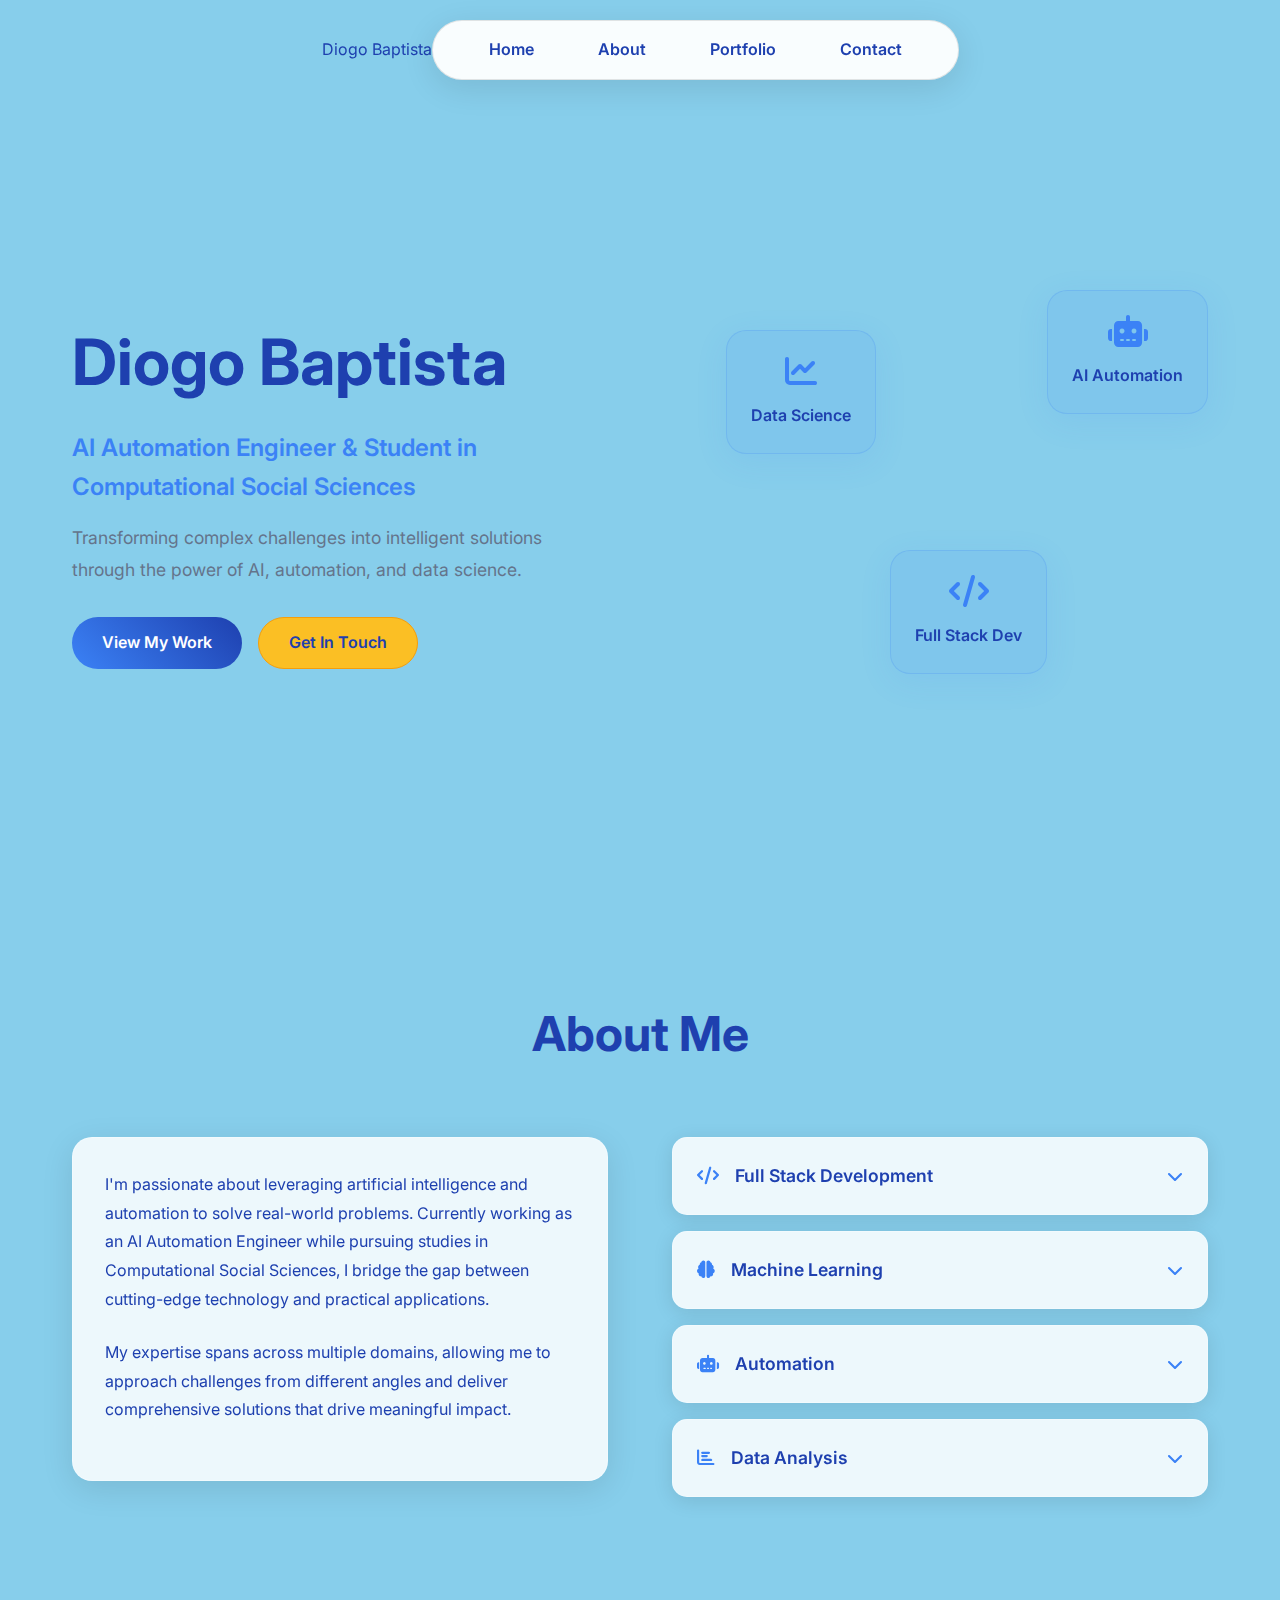
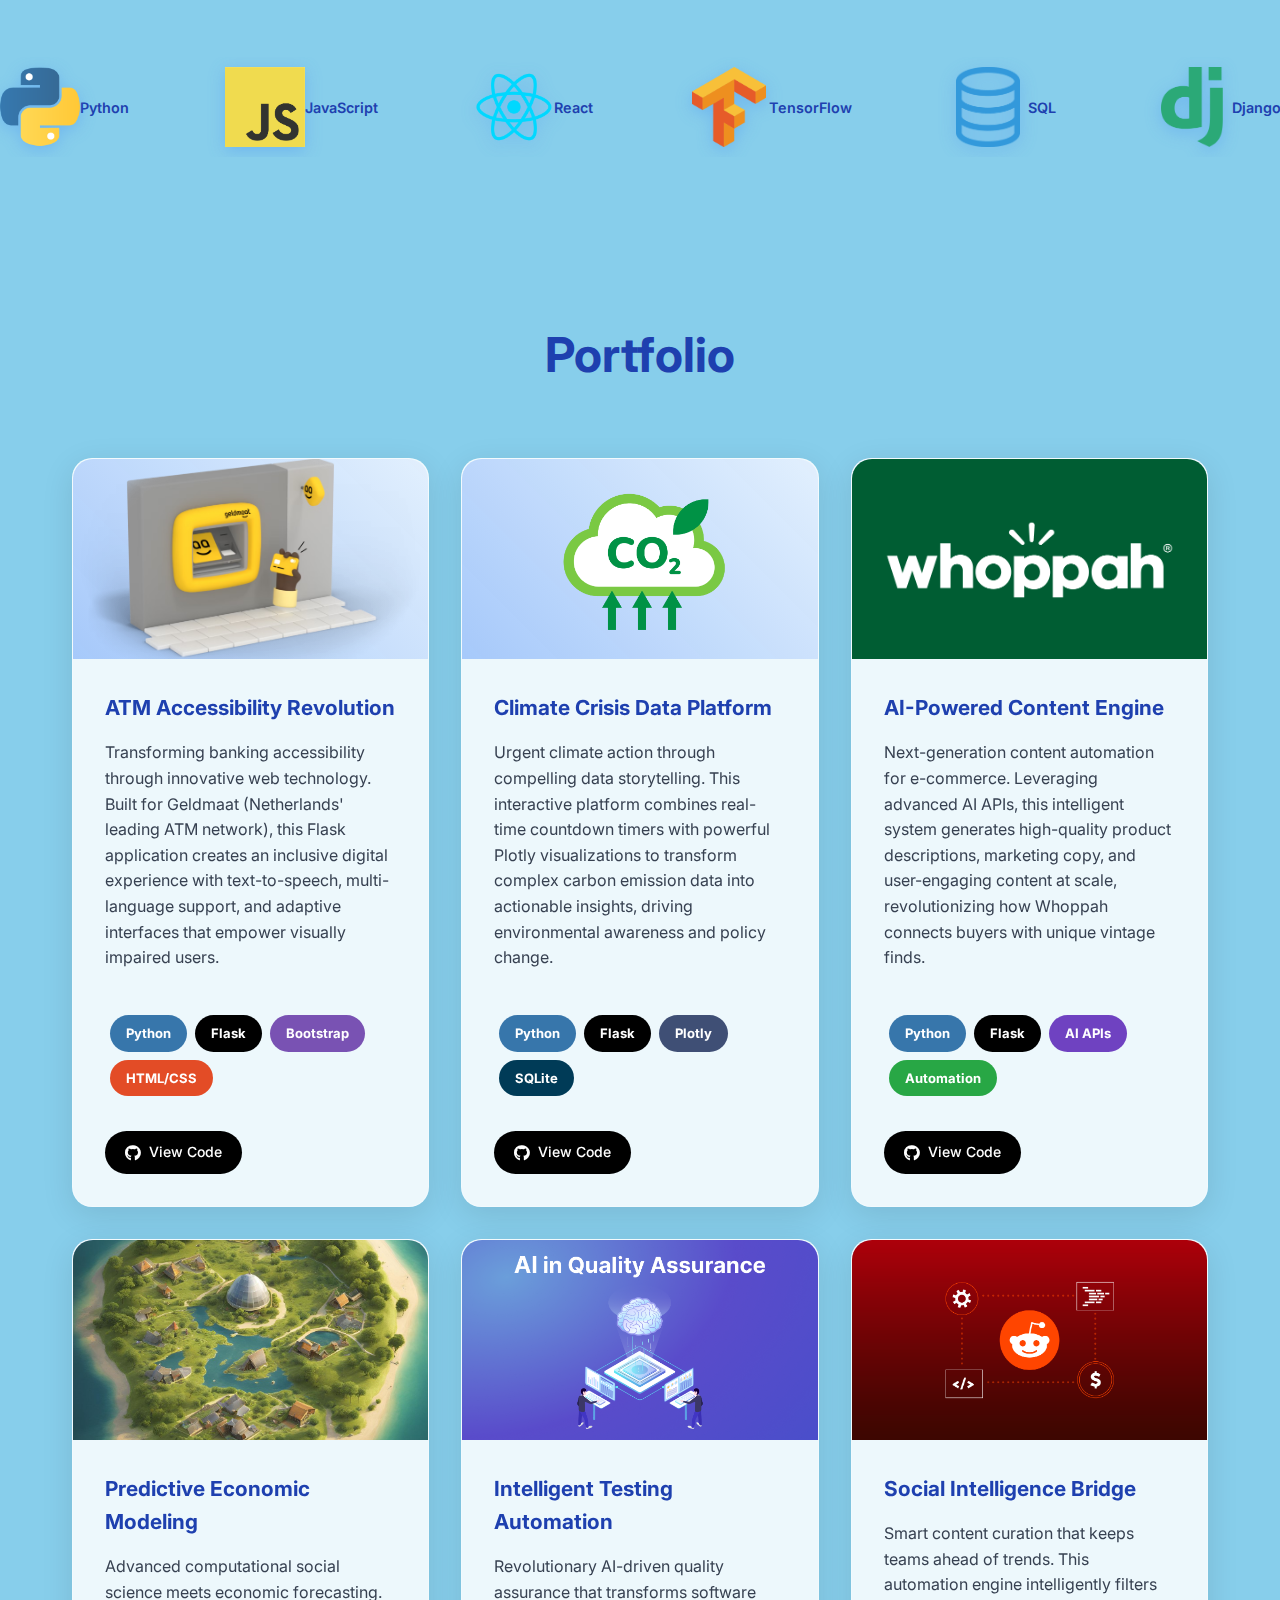
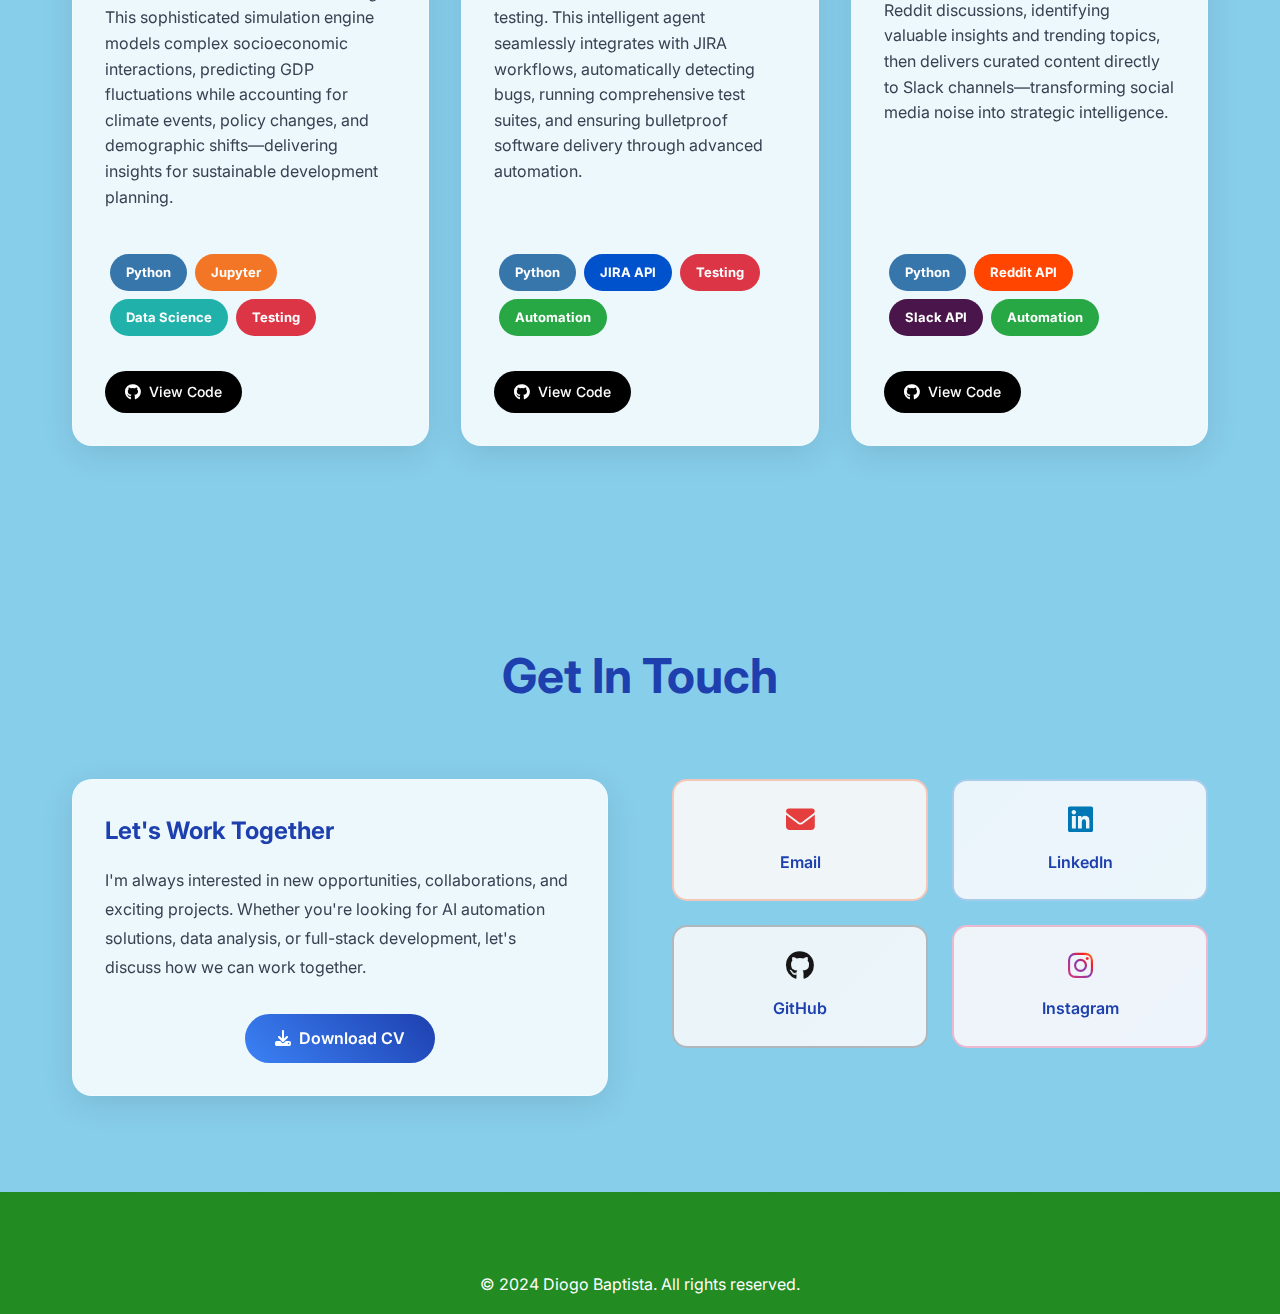
<file: index.html>
<!DOCTYPE html>
<html lang="en">
<head>
    <meta charset="UTF-8">
    <meta name="viewport" content="width=device-width, initial-scale=1.0">
    <title>Diogo Baptista - AI Automation Engineer</title>
    <link rel="stylesheet" href="styles.css">
    <link href="https://fonts.googleapis.com/css2?family=Inter:wght@300;400;500;600;700&display=swap" rel="stylesheet">
    <link rel="stylesheet" href="https://cdnjs.cloudflare.com/ajax/libs/font-awesome/6.4.0/css/all.min.css">
</head>
<body>
    <!-- Background Elements -->
    <div class="bg-orbs">
        <div class="orb orb-1"></div>
        <div class="orb orb-2"></div>
        <div class="orb orb-3"></div>
    </div>

    <!-- Navigation -->
    <nav class="nav">
        <div class="nav-container">
            <div class="nav-logo">
                <span>Diogo Baptista</span>
            </div>
            <ul class="nav-menu">
                <li><a href="#home" class="nav-link">Home</a></li>
                <li><a href="#about" class="nav-link">About</a></li>
                <li><a href="#portfolio" class="nav-link">Portfolio</a></li>
                <li><a href="#contact" class="nav-link">Contact</a></li>
            </ul>
            <div class="nav-toggle">
                <span></span>
                <span></span>
                <span></span>
            </div>
        </div>
    </nav>

    <!-- Hero Section -->
    <section id="home" class="hero">
        <div class="hero-container">
            <div class="hero-content">
                <div class="hero-text">
                    <h1 class="hero-name">Diogo Baptista</h1>
                    <p class="hero-title">AI Automation Engineer & Student in Computational Social Sciences</p>
                    <p class="hero-description">
                        Transforming complex challenges into intelligent solutions through the power of AI, automation, and data science.
                    </p>
                    <div class="hero-buttons">
                        <a href="#portfolio" class="btn btn-primary">View My Work</a>
                        <a href="#contact" class="btn btn-secondary">Get In Touch</a>
                    </div>
                </div>
                <div class="hero-cards">
                    <div class="floating-card card-1">
                        <i class="fas fa-robot"></i>
                        <span>AI Automation</span>
                    </div>
                    <div class="floating-card card-2">
                        <i class="fas fa-chart-line"></i>
                        <span>Data Science</span>
                    </div>
                    <div class="floating-card card-3">
                        <i class="fas fa-code"></i>
                        <span>Full Stack Dev</span>
                    </div>
                </div>
            </div>
        </div>
    </section>

    <!-- About Section -->
    <section id="about" class="about">
        <div class="container">
            <h2 class="section-title">About Me</h2>
            <div class="about-content">
                <div class="about-text">
                    <div class="glass-card">
                        <p>
                            I'm passionate about leveraging artificial intelligence and automation to solve real-world problems. 
                            Currently working as an AI Automation Engineer while pursuing studies in Computational Social Sciences, 
                            I bridge the gap between cutting-edge technology and practical applications.
                        </p>
                        <p>
                            My expertise spans across multiple domains, allowing me to approach challenges from different angles 
                            and deliver comprehensive solutions that drive meaningful impact.
                        </p>
                    </div>
                </div>
                <div class="skills-accordion">
                    <div class="accordion-item">
                        <div class="accordion-header">
                            <h3><i class="fas fa-code"></i> Full Stack Development</h3>
                            <i class="fas fa-chevron-down"></i>
                        </div>
                        <div class="accordion-content">
                            <p>Building end-to-end web applications with modern frameworks and technologies. From responsive frontends to scalable backend systems.</p>
                        </div>
                    </div>
                    <div class="accordion-item">
                        <div class="accordion-header">
                            <h3><i class="fas fa-brain"></i> Machine Learning</h3>
                            <i class="fas fa-chevron-down"></i>
                        </div>
                        <div class="accordion-content">
                            <p>Developing intelligent systems using advanced ML algorithms, neural networks, and deep learning frameworks to extract insights from data.</p>
                        </div>
                    </div>
                    <div class="accordion-item">
                        <div class="accordion-header">
                            <h3><i class="fas fa-robot"></i> Automation</h3>
                            <i class="fas fa-chevron-down"></i>
                        </div>
                        <div class="accordion-content">
                            <p>Creating intelligent automation solutions that streamline workflows and eliminate repetitive tasks using AI APIs and custom tools.</p>
                        </div>
                    </div>
                    <div class="accordion-item">
                        <div class="accordion-header">
                            <h3><i class="fas fa-chart-bar"></i> Data Analysis</h3>
                            <i class="fas fa-chevron-down"></i>
                        </div>
                        <div class="accordion-content">
                            <p>Transforming raw data into actionable insights through statistical analysis, visualization, and computational social science methods.</p>
                        </div>
                    </div>
                </div>
            </div>
        </div>
    </section>

    <!-- Skills Marquee -->
    <section class="skills-marquee">
        <div class="marquee">
            <div class="marquee-content">
                <div class="skill-item">
                    <img src="images/python.png" alt="Python">
                    <span>Python</span>
                </div>
                <div class="skill-item">
                    <img src="images/JavaScript.png" alt="JavaScript">
                    <span>JavaScript</span>
                </div>
                <div class="skill-item">
                    <img src="images/React.png" alt="React">
                    <span>React</span>
                </div>
                <div class="skill-item">
                    <img src="images/Tensorflow.png" alt="TensorFlow">
                    <span>TensorFlow</span>
                </div>
                <div class="skill-item">
                    <img src="images/sql.png" alt="SQL">
                    <span>SQL</span>
                </div>
                <div class="skill-item">
                    <img src="images/django.png" alt="Django">
                    <span>Django</span>
                </div>
                <div class="skill-item">
                    <img src="images/pytorch.png" alt="PyTorch">
                    <span>PyTorch</span>
                </div>
                <div class="skill-item">
                    <img src="images/pandas.png" alt="Pandas">
                    <span>Pandas</span>
                </div>
                <div class="skill-item">
                    <img src="images/Bootstrap.png" alt="Bootstrap">
                    <span>Bootstrap</span>
                </div>
                <div class="skill-item">
                    <img src="images/Tailwind.png" alt="Tailwind">
                    <span>Tailwind</span>
                </div>
                <div class="skill-item">
                    <img src="images/openai.png" alt="OpenAI API">
                    <span>OpenAI API</span>
                </div>
                <div class="skill-item">
                    <img src="images/reddit-api.png" alt="Reddit API">
                    <span>Reddit API</span>
                </div>
            </div>
        </div>
    </section>

    <!-- Portfolio Section -->
    <section id="portfolio" class="portfolio">
        <div class="container">
            <h2 class="section-title">Portfolio</h2>
            <div class="portfolio-grid">
                <div class="project-card">
                    <div class="project-image">
                        <img src="images/geldmaat.png" alt="Geldmaat ATM Accessibility Simulator" style="width: 100%; height: 100%; object-fit: cover;">
                    </div>
                    <div class="project-content">
                        <h3>ATM Accessibility Revolution</h3>
                        <p>Transforming banking accessibility through innovative web technology. Built for Geldmaat (Netherlands' leading ATM network), this Flask application creates an inclusive digital experience with text-to-speech, multi-language support, and adaptive interfaces that empower visually impaired users.</p>
                        <div style="display: flex; flex-wrap: wrap; gap: 8px; margin: 15px 0; padding: 5px;">
                            <span style="display: inline-block; background-color: #3776ab; color: #ffffff; padding: 8px 16px; border-radius: 20px; font-size: 13px; font-weight: bold; font-family: Inter, sans-serif;">Python</span>
                            <span style="display: inline-block; background-color: #000000; color: #ffffff; padding: 8px 16px; border-radius: 20px; font-size: 13px; font-weight: bold; font-family: Inter, sans-serif;">Flask</span>
                            <span style="display: inline-block; background-color: #7952b3; color: #ffffff; padding: 8px 16px; border-radius: 20px; font-size: 13px; font-weight: bold; font-family: Inter, sans-serif;">Bootstrap</span>
                            <span style="display: inline-block; background-color: #e34c26; color: #ffffff; padding: 8px 16px; border-radius: 20px; font-size: 13px; font-weight: bold; font-family: Inter, sans-serif;">HTML/CSS</span>
                        </div>
                        <div style="display: flex; gap: 1rem; margin-top: 15px;">
                            <a href="https://github.com/Diogo1912/geldmaat_accesibility" target="_blank" style="display: inline-flex; align-items: center; gap: 8px; background-color: #000000; color: #ffffff; text-decoration: none; padding: 10px 20px; border-radius: 25px; font-size: 14px; font-weight: 500; font-family: Inter, sans-serif; transition: all 0.3s ease;" onmouseover="this.style.backgroundColor='#333333'; this.style.transform='translateY(-2px)';" onmouseout="this.style.backgroundColor='#000000'; this.style.transform='translateY(0px)';">
                                <i class="fab fa-github" style="font-size: 16px;"></i>
                                View Code
                            </a>
                        </div>
                    </div>
                </div>
                
                <div class="project-card">
                    <div class="project-image">
                        <img src="images/carbon.png" alt="Carbon Countdown" style="width: 100%; height: 100%; object-fit: cover;">
                    </div>
                    <div class="project-content">
                        <h3>Climate Crisis Data Platform</h3>
                        <p>Urgent climate action through compelling data storytelling. This interactive platform combines real-time countdown timers with powerful Plotly visualizations to transform complex carbon emission data into actionable insights, driving environmental awareness and policy change.</p>
                        <div style="display: flex; flex-wrap: wrap; gap: 8px; margin: 15px 0; padding: 5px;">
                            <span style="display: inline-block; background-color: #3776ab; color: #ffffff; padding: 8px 16px; border-radius: 20px; font-size: 13px; font-weight: bold; font-family: Inter, sans-serif;">Python</span>
                            <span style="display: inline-block; background-color: #000000; color: #ffffff; padding: 8px 16px; border-radius: 20px; font-size: 13px; font-weight: bold; font-family: Inter, sans-serif;">Flask</span>
                            <span style="display: inline-block; background-color: #3f4f75; color: #ffffff; padding: 8px 16px; border-radius: 20px; font-size: 13px; font-weight: bold; font-family: Inter, sans-serif;">Plotly</span>
                            <span style="display: inline-block; background-color: #003b57; color: #ffffff; padding: 8px 16px; border-radius: 20px; font-size: 13px; font-weight: bold; font-family: Inter, sans-serif;">SQLite</span>
                        </div>
                        <div style="display: flex; gap: 1rem; margin-top: 15px;">
                            <a href="https://github.com/Diogo1912/carbon_countdown" target="_blank" style="display: inline-flex; align-items: center; gap: 8px; background-color: #000000; color: #ffffff; text-decoration: none; padding: 10px 20px; border-radius: 25px; font-size: 14px; font-weight: 500; font-family: Inter, sans-serif; transition: all 0.3s ease;" onmouseover="this.style.backgroundColor='#333333'; this.style.transform='translateY(-2px)';" onmouseout="this.style.backgroundColor='#000000'; this.style.transform='translateY(0px)';">
                                <i class="fab fa-github" style="font-size: 16px;"></i>
                                View Code
                            </a>
                        </div>
                    </div>
                </div>
                
                <div class="project-card">
                    <div class="project-image">
                        <img src="images/whoppah.png" alt="Whoppah AI Generator" style="width: 100%; height: 100%; object-fit: cover;">
                    </div>
                    <div class="project-content">
                        <h3>AI-Powered Content Engine</h3>
                        <p>Next-generation content automation for e-commerce. Leveraging advanced AI APIs, this intelligent system generates high-quality product descriptions, marketing copy, and user-engaging content at scale, revolutionizing how Whoppah connects buyers with unique vintage finds.</p>
                        <div style="display: flex; flex-wrap: wrap; gap: 8px; margin: 15px 0; padding: 5px;">
                            <span style="display: inline-block; background-color: #3776ab; color: #ffffff; padding: 8px 16px; border-radius: 20px; font-size: 13px; font-weight: bold; font-family: Inter, sans-serif;">Python</span>
                            <span style="display: inline-block; background-color: #000000; color: #ffffff; padding: 8px 16px; border-radius: 20px; font-size: 13px; font-weight: bold; font-family: Inter, sans-serif;">Flask</span>
                            <span style="display: inline-block; background-color: #6f42c1; color: #ffffff; padding: 8px 16px; border-radius: 20px; font-size: 13px; font-weight: bold; font-family: Inter, sans-serif;">AI APIs</span>
                            <span style="display: inline-block; background-color: #28a745; color: #ffffff; padding: 8px 16px; border-radius: 20px; font-size: 13px; font-weight: bold; font-family: Inter, sans-serif;">Automation</span>
                        </div>
                        <div style="display: flex; gap: 1rem; margin-top: 15px;">
                            <a href="https://github.com/Diogo1912/whoppah-ai-generator" target="_blank" style="display: inline-flex; align-items: center; gap: 8px; background-color: #000000; color: #ffffff; text-decoration: none; padding: 10px 20px; border-radius: 25px; font-size: 14px; font-weight: 500; font-family: Inter, sans-serif; transition: all 0.3s ease;" onmouseover="this.style.backgroundColor='#333333'; this.style.transform='translateY(-2px)';" onmouseout="this.style.backgroundColor='#000000'; this.style.transform='translateY(0px)';">
                                <i class="fab fa-github" style="font-size: 16px;"></i>
                                View Code
                            </a>
                        </div>
                    </div>
                </div>
                
                <div class="project-card">
                    <div class="project-image">
                        <img src="images/island.png" alt="ISLANDtm Economic Simulation" style="width: 100%; height: 100%; object-fit: cover;">
                    </div>
                    <div class="project-content">
                        <h3>Predictive Economic Modeling</h3>
                        <p>Advanced computational social science meets economic forecasting. This sophisticated simulation engine models complex socioeconomic interactions, predicting GDP fluctuations while accounting for climate events, policy changes, and demographic shifts—delivering insights for sustainable development planning.</p>
                        <div style="display: flex; flex-wrap: wrap; gap: 8px; margin: 15px 0; padding: 5px;">
                            <span style="display: inline-block; background-color: #3776ab; color: #ffffff; padding: 8px 16px; border-radius: 20px; font-size: 13px; font-weight: bold; font-family: Inter, sans-serif;">Python</span>
                            <span style="display: inline-block; background-color: #f37626; color: #ffffff; padding: 8px 16px; border-radius: 20px; font-size: 13px; font-weight: bold; font-family: Inter, sans-serif;">Jupyter</span>
                            <span style="display: inline-block; background-color: #20b2aa; color: #ffffff; padding: 8px 16px; border-radius: 20px; font-size: 13px; font-weight: bold; font-family: Inter, sans-serif;">Data Science</span>
                            <span style="display: inline-block; background-color: #dc3545; color: #ffffff; padding: 8px 16px; border-radius: 20px; font-size: 13px; font-weight: bold; font-family: Inter, sans-serif;">Testing</span>
                        </div>
                        <div style="display: flex; gap: 1rem; margin-top: 15px;">
                            <a href="https://github.com/merijnvervoorn/islandtm" target="_blank" style="display: inline-flex; align-items: center; gap: 8px; background-color: #000000; color: #ffffff; text-decoration: none; padding: 10px 20px; border-radius: 25px; font-size: 14px; font-weight: 500; font-family: Inter, sans-serif; transition: all 0.3s ease;" onmouseover="this.style.backgroundColor='#333333'; this.style.transform='translateY(-2px)';" onmouseout="this.style.backgroundColor='#000000'; this.style.transform='translateY(0px)';">
                                <i class="fab fa-github" style="font-size: 16px;"></i>
                                View Code
                            </a>
                        </div>
                    </div>
                </div>
                
                <div class="project-card">
                    <div class="project-image">
                        <img src="images/ai-qa.png" alt="QA Agent" style="width: 100%; height: 100%; object-fit: cover;">
                    </div>
                    <div class="project-content">
                        <h3>Intelligent Testing Automation</h3>
                        <p>Revolutionary AI-driven quality assurance that transforms software testing. This intelligent agent seamlessly integrates with JIRA workflows, automatically detecting bugs, running comprehensive test suites, and ensuring bulletproof software delivery through advanced automation.</p>
                        <div style="display: flex; flex-wrap: wrap; gap: 8px; margin: 15px 0; padding: 5px;">
                            <span style="display: inline-block; background-color: #3776ab; color: #ffffff; padding: 8px 16px; border-radius: 20px; font-size: 13px; font-weight: bold; font-family: Inter, sans-serif;">Python</span>
                            <span style="display: inline-block; background-color: #0052cc; color: #ffffff; padding: 8px 16px; border-radius: 20px; font-size: 13px; font-weight: bold; font-family: Inter, sans-serif;">JIRA API</span>
                            <span style="display: inline-block; background-color: #dc3545; color: #ffffff; padding: 8px 16px; border-radius: 20px; font-size: 13px; font-weight: bold; font-family: Inter, sans-serif;">Testing</span>
                            <span style="display: inline-block; background-color: #28a745; color: #ffffff; padding: 8px 16px; border-radius: 20px; font-size: 13px; font-weight: bold; font-family: Inter, sans-serif;">Automation</span>
                        </div>
                        <div style="display: flex; gap: 1rem; margin-top: 15px;">
                            <a href="https://github.com/Diogo1912/qa-agent" target="_blank" style="display: inline-flex; align-items: center; gap: 8px; background-color: #000000; color: #ffffff; text-decoration: none; padding: 10px 20px; border-radius: 25px; font-size: 14px; font-weight: 500; font-family: Inter, sans-serif; transition: all 0.3s ease;" onmouseover="this.style.backgroundColor='#333333'; this.style.transform='translateY(-2px)';" onmouseout="this.style.backgroundColor='#000000'; this.style.transform='translateY(0px)';">
                                <i class="fab fa-github" style="font-size: 16px;"></i>
                                View Code
                            </a>
                        </div>
                    </div>
                </div>
                
                <div class="project-card">
                    <div class="project-image">
                        <img src="images/reddit-api.png" alt="Reddit to Slack Integration" style="width: 100%; height: 100%; object-fit: cover;">
                    </div>
                    <div class="project-content">
                        <h3>Social Intelligence Bridge</h3>
                        <p>Smart content curation that keeps teams ahead of trends. This automation engine intelligently filters Reddit discussions, identifying valuable insights and trending topics, then delivers curated content directly to Slack channels—transforming social media noise into strategic intelligence.</p>
                        <div style="display: flex; flex-wrap: wrap; gap: 8px; margin: 15px 0; padding: 5px;">
                            <span style="display: inline-block; background-color: #3776ab; color: #ffffff; padding: 8px 16px; border-radius: 20px; font-size: 13px; font-weight: bold; font-family: Inter, sans-serif;">Python</span>
                            <span style="display: inline-block; background-color: #ff4500; color: #ffffff; padding: 8px 16px; border-radius: 20px; font-size: 13px; font-weight: bold; font-family: Inter, sans-serif;">Reddit API</span>
                            <span style="display: inline-block; background-color: #4a154b; color: #ffffff; padding: 8px 16px; border-radius: 20px; font-size: 13px; font-weight: bold; font-family: Inter, sans-serif;">Slack API</span>
                            <span style="display: inline-block; background-color: #28a745; color: #ffffff; padding: 8px 16px; border-radius: 20px; font-size: 13px; font-weight: bold; font-family: Inter, sans-serif;">Automation</span>
                        </div>
                        <div style="display: flex; gap: 1rem; margin-top: 15px;">
                            <a href="https://github.com/Diogo1912/reddit-to-slack" target="_blank" style="display: inline-flex; align-items: center; gap: 8px; background-color: #000000; color: #ffffff; text-decoration: none; padding: 10px 20px; border-radius: 25px; font-size: 14px; font-weight: 500; font-family: Inter, sans-serif; transition: all 0.3s ease;" onmouseover="this.style.backgroundColor='#333333'; this.style.transform='translateY(-2px)';" onmouseout="this.style.backgroundColor='#000000'; this.style.transform='translateY(0px)';">
                                <i class="fab fa-github" style="font-size: 16px;"></i>
                                View Code
                            </a>
                        </div>
                    </div>
                </div>
            </div>
        </div>
    </section>

    <!-- Contact Section -->
    <section id="contact" class="contact">
        <div class="container">
            <h2 class="section-title">Get In Touch</h2>
            <div class="contact-content">
                <div class="contact-text">
                    <div class="glass-card">
                        <h3>Let's Work Together</h3>
                        <p>
                            I'm always interested in new opportunities, collaborations, and exciting projects. 
                            Whether you're looking for AI automation solutions, data analysis, or full-stack development, 
                            let's discuss how we can work together.
                        </p>
                        <div class="cv-download">
                            <a href="#" class="btn btn-primary" id="download-cv">
                                <i class="fas fa-download"></i>
                                Download CV
                            </a>
                        </div>
                    </div>
                </div>
                <div class="contact-links">
                    <a href="mailto:diogobap@icloud.com" class="contact-link">
                        <i class="fas fa-envelope"></i>
                        <span>Email</span>
                    </a>
                    <a href="https://linkedin.com/in/diogo-baptista-cs" class="contact-link" target="_blank">
                        <i class="fab fa-linkedin"></i>
                        <span>LinkedIn</span>
                    </a>
                    <a href="https://github.com/diogobaptista" class="contact-link" target="_blank">
                        <i class="fab fa-github"></i>
                        <span>GitHub</span>
                    </a>
                    <a href="https://instagram.com/diogobaptista.cs" class="contact-link" target="_blank">
                        <i class="fab fa-instagram"></i>
                        <span>Instagram</span>
                    </a>
                </div>
            </div>
        </div>
    </section>

    <!-- Footer -->
    <footer class="footer">
        <div class="container">
            <p>&copy; 2024 Diogo Baptista. All rights reserved.</p>
        </div>
    </footer>

    <script src="script.js"></script>
</body>
</html>
</file>
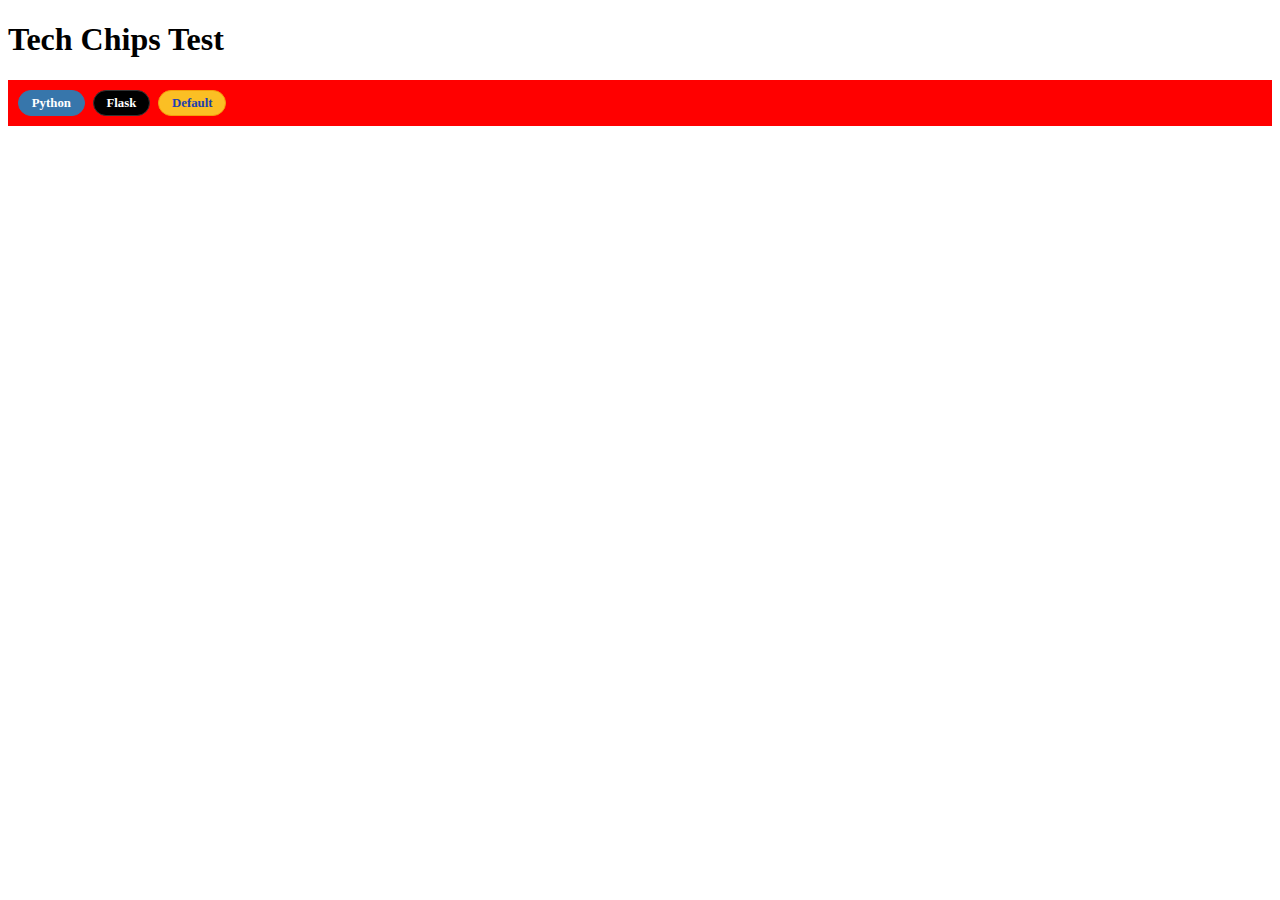
<file: test.html>
<!DOCTYPE html>
<html>
<head>
    <style>
        .project-tech {
            display: flex !important;
            flex-wrap: wrap;
            gap: 0.5rem;
            margin-bottom: 1.5rem;
            opacity: 1 !important;
            visibility: visible !important;
            background: red; /* Debug background */
            padding: 10px;
        }

        .tech-tag {
            display: inline-block;
            padding: 0.3rem 0.8rem;
            border-radius: 15px;
            font-size: 0.8rem;
            font-weight: 600;
            border: 1px solid;
            transition: all 0.3s ease;
            color: #1e40af;
            background: #fbbf24;
            border-color: #f59e0b;
        }

        .tech-tag.python {
            background: #3776ab;
            border-color: #3776ab;
            color: #ffffff;
        }

        .tech-tag.flask {
            background: #000000;
            border-color: #333333;
            color: #ffffff;
        }
    </style>
</head>
<body>
    <h1>Tech Chips Test</h1>
    <div class="project-tech">
        <span class="tech-tag python">Python</span>
        <span class="tech-tag flask">Flask</span>
        <span class="tech-tag">Default</span>
    </div>
</body>
</html>
</file>
<file: styles.css>
/* Reset and Base Styles */
* {
    margin: 0;
    padding: 0;
    box-sizing: border-box;
}

html {
    scroll-behavior: smooth;
}

body {
    font-family: 'Inter', sans-serif;
    line-height: 1.6;
    color: #1e40af;
    background: #87CEEB;
    min-height: 100vh;
    overflow-x: hidden;
}

/* Sun and Solar System in Hero */
.solar-system {
    position: absolute;
    right: 5%;
    top: 50%;
    transform: translateY(-50%);
    width: 500px;
    height: 500px;
}

.sun {
    position: absolute;
    width: 120px;
    height: 120px;
    background: radial-gradient(circle at 30% 30%, #FFFF80, #FFD700 40%, #FFA500 70%, #FF8C00);
    border-radius: 50%;
    top: 50%;
    left: 50%;
    transform: translate(-50%, -50%);
    box-shadow: 
        0 0 30px rgba(255, 215, 0, 0.8),
        0 0 60px rgba(255, 165, 0, 0.6),
        0 0 90px rgba(255, 140, 0, 0.4),
        inset -10px -10px 20px rgba(255, 140, 0, 0.3),
        inset 10px 10px 20px rgba(255, 255, 128, 0.3);
    z-index: 2;
    animation: sunPulse 4s ease-in-out infinite alternate;
    position: relative;
}

.sun::before {
    content: '';
    position: absolute;
    top: 15%;
    left: 20%;
    width: 20px;
    height: 20px;
    background: radial-gradient(circle, rgba(255, 255, 255, 0.8), transparent);
    border-radius: 50%;
    filter: blur(2px);
}

.sun::after {
    content: '';
    position: absolute;
    top: 25%;
    right: 30%;
    width: 12px;
    height: 12px;
    background: radial-gradient(circle, rgba(255, 255, 255, 0.6), transparent);
    border-radius: 50%;
    filter: blur(1px);
}

@keyframes sunPulse {
    0% { 
        transform: translate(-50%, -50%) scale(1);
        box-shadow: 
            0 0 30px rgba(255, 215, 0, 0.8),
            0 0 60px rgba(255, 165, 0, 0.6),
            0 0 90px rgba(255, 140, 0, 0.4),
            inset -10px -10px 20px rgba(255, 140, 0, 0.3),
            inset 10px 10px 20px rgba(255, 255, 128, 0.3);
    }
    100% { 
        transform: translate(-50%, -50%) scale(1.08);
        box-shadow: 
            0 0 40px rgba(255, 215, 0, 1),
            0 0 80px rgba(255, 165, 0, 0.8),
            0 0 120px rgba(255, 140, 0, 0.6),
            inset -12px -12px 25px rgba(255, 140, 0, 0.4),
            inset 12px 12px 25px rgba(255, 255, 128, 0.4);
    }
}

.orbit {
    position: absolute;
    border: 1px solid rgba(255, 255, 255, 0.2);
    border-radius: 50%;
    top: 50%;
    left: 50%;
    transform: translate(-50%, -50%);
}

.orbit-1 {
    width: 200px;
    height: 200px;
    animation: rotate 12s linear infinite;
}

.orbit-2 {
    width: 300px;
    height: 300px;
    animation: rotate 18s linear infinite reverse;
}

.orbit-3 {
    width: 400px;
    height: 400px;
    animation: rotate 24s linear infinite;
}

.skill-card {
    position: absolute;
    background: rgba(255, 255, 255, 0.98);
    border: 2px solid rgba(59, 130, 246, 0.3);
    border-radius: 20px;
    padding: 12px 16px;
    font-size: 13px;
    font-weight: 700;
    color: #1e40af;
    white-space: nowrap;
    box-shadow: 0 6px 20px rgba(0, 0, 0, 0.15);
    top: -25px;
    left: 50%;
    transform: translateX(-50%);
    transition: all 0.3s ease;
    backdrop-filter: blur(10px);
    text-align: center;
    min-width: 140px;
}

.skill-card:hover {
    background: rgba(255, 255, 255, 1);
    transform: translateX(-50%) scale(1.15);
    box-shadow: 0 8px 30px rgba(0, 0, 0, 0.2);
    border-color: rgba(59, 130, 246, 0.5);
}

.skill-card-1 {
    background: rgba(255, 255, 255, 0.98);
    border-color: #3b82f6;
    color: #1e40af;
}

.skill-card-1:hover {
    background: rgba(255, 255, 255, 1);
    color: #1e3a8a;
    border-color: #3b82f6;
}

.skill-card-2 {
    background: rgba(255, 255, 255, 0.98);
    border-color: #10b981;
    color: #065f46;
}

.skill-card-2:hover {
    background: rgba(255, 255, 255, 1);
    color: #064e3b;
    border-color: #10b981;
}

.skill-card-3 {
    background: rgba(255, 255, 255, 0.98);
    border-color: #f59e0b;
    color: #92400e;
}

.skill-card-3:hover {
    background: rgba(255, 255, 255, 1);
    color: #78350f;
    border-color: #f59e0b;
}

@keyframes rotate {
    from { transform: translate(-50%, -50%) rotate(0deg); }
    to { transform: translate(-50%, -50%) rotate(360deg); }
}

/* Floating Clouds */
.cloud {
    position: fixed;
    background: rgba(255, 255, 255, 0.7);
    border-radius: 50px;
    z-index: -1;
    opacity: 0.8;
}

.cloud:before,
.cloud:after {
    content: '';
    position: absolute;
    background: rgba(255, 255, 255, 0.7);
    border-radius: 50px;
}

.cloud-1 {
    width: 140px;
    height: 50px;
    top: 30%;
    left: 20%;
    animation: cloudDrift1 25s linear infinite;
}

.cloud-1:before {
    width: 70px;
    height: 70px;
    top: -35px;
    left: 15px;
}

.cloud-1:after {
    width: 80px;
    height: 50px;
    top: -20px;
    right: 15px;
}

.cloud-2 {
    width: 160px;
    height: 60px;
    top: 60%;
    right: 10%;
    animation: cloudDrift2 30s linear infinite;
}

.cloud-2:before {
    width: 80px;
    height: 80px;
    top: -40px;
    left: 20px;
}

.cloud-2:after {
    width: 90px;
    height: 60px;
    top: -25px;
    right: 20px;
}

@keyframes cloudDrift1 {
    0% { transform: translateX(-100px); }
    100% { transform: translateX(calc(100vw + 100px)); }
}

@keyframes cloudDrift2 {
    0% { transform: translateX(calc(100vw + 100px)); }
    100% { transform: translateX(-100px); }
}

/* Glass Effect Utility */
.glass-card {
    background: rgba(255, 255, 255, 0.85);
    backdrop-filter: blur(20px);
    border: 1px solid rgba(255, 255, 255, 0.3);
    border-radius: 20px;
    padding: 2rem;
    box-shadow: 0 8px 32px rgba(0, 0, 0, 0.1);
    transition: all 0.3s ease;
}

.glass-card:hover {
    background: rgba(255, 255, 255, 0.95);
    border: 1px solid rgba(255, 255, 255, 0.4);
    box-shadow: 0 12px 40px rgba(0, 0, 0, 0.15);
    transform: translateY(-2px);
}

/* Container */
.container {
    max-width: 1200px;
    margin: 0 auto;
    padding: 0 2rem;
}

/* Navigation */
.nav {
    position: fixed;
    top: 20px;
    width: 100%;
    z-index: 1000;
    background: transparent;
    transition: all 0.3s ease;
}

.nav-container {
    max-width: 1200px;
    margin: 0 auto;
    padding: 0;
    display: flex;
    justify-content: center;
    align-items: center;
    position: relative;
}


.nav-menu {
    display: flex;
    list-style: none;
    gap: 2rem;
    background: rgba(255, 255, 255, 0.95);
    backdrop-filter: blur(20px);
    border: 1px solid rgba(0, 0, 0, 0.1);
    border-radius: 50px;
    padding: 1rem 2.5rem;
    transition: all 0.3s ease;
    box-shadow: 0 8px 32px rgba(0, 0, 0, 0.1);
}

.nav-menu:hover {
    background: rgba(255, 255, 255, 1);
    border: 1px solid rgba(0, 0, 0, 0.15);
    box-shadow: 0 12px 40px rgba(0, 0, 0, 0.15);
}

.nav-link {
    color: #1e40af;
    text-decoration: none;
    font-weight: 600;
    transition: all 0.3s ease;
    position: relative;
    padding: 0.5rem 1rem;
    border-radius: 25px;
}

.nav-link:hover {
    color: #1e3a8a;
    background: rgba(59, 130, 246, 0.1);
}

.nav-link.active {
    color: #ffffff;
    background: #3b82f6;
}

.nav-toggle {
    display: none;
    flex-direction: column;
    cursor: pointer;
    position: absolute;
    right: 2rem;
}

.nav-toggle span {
    width: 25px;
    height: 3px;
    background: #ffffff;
    margin: 3px 0;
    transition: 0.3s;
}

/* Hero Section */
.hero {
    min-height: 100vh;
    display: flex;
    align-items: center;
    padding-top: 80px;
    position: relative;
    overflow: hidden;
    background: transparent;
}

.hero-container {
    max-width: 1200px;
    margin: 0 auto;
    padding: 0 2rem;
    position: relative;
    z-index: 1;
}

.hero-content {
    display: grid;
    grid-template-columns: 1fr 1fr;
    gap: 4rem;
    align-items: center;
}

.hero-name {
    font-size: 4rem;
    font-weight: 700;
    margin-bottom: 1rem;
    color: #1e40af;
}

.hero-title {
    font-size: 1.5rem;
    color: #3b82f6;
    margin-bottom: 1rem;
    font-weight: 600;
}

.hero-description {
    font-size: 1.1rem;
    color: #64748b;
    margin-bottom: 2rem;
    line-height: 1.8;
}

.hero-buttons {
    display: flex;
    gap: 1rem;
}

.btn {
    padding: 12px 30px;
    border: none;
    border-radius: 50px;
    font-weight: 600;
    text-decoration: none;
    cursor: pointer;
    transition: all 0.3s ease;
    display: inline-flex;
    align-items: center;
    gap: 0.5rem;
}

.btn-primary {
    background: linear-gradient(45deg, #3b82f6, #1e40af);
    color: #ffffff;
}

.btn-primary:hover {
    transform: translateY(-2px);
    box-shadow: 0 10px 30px rgba(59, 130, 246, 0.4);
}

.btn-secondary {
    background: #fbbf24;
    color: #1e40af;
    border: 1px solid #f59e0b;
    font-weight: 600;
}

.btn-secondary:hover {
    background: #f59e0b;
    transform: translateY(-2px);
    box-shadow: 0 10px 30px rgba(251, 191, 36, 0.4);
}

/* Floating Cards */
.hero-cards {
    position: relative;
    height: 400px;
}

.floating-card {
    position: absolute;
    background: rgba(59, 130, 246, 0.1);
    backdrop-filter: blur(20px);
    border: 1px solid rgba(59, 130, 246, 0.2);
    border-radius: 20px;
    padding: 1.5rem;
    display: flex;
    flex-direction: column;
    align-items: center;
    gap: 1rem;
    animation: floatCard 6s ease-in-out infinite;
    box-shadow: 0 8px 32px rgba(59, 130, 246, 0.1);
    transition: all 0.3s ease;
}

.floating-card:hover {
    background: rgba(59, 130, 246, 0.15);
    border: 1px solid rgba(59, 130, 246, 0.3);
    box-shadow: 0 12px 40px rgba(59, 130, 246, 0.2);
}

.floating-card i {
    font-size: 2rem;
    color: #3b82f6;
}

.floating-card span {
    font-weight: 600;
    color: #1e40af;
}

.card-1 {
    top: 0;
    right: 0;
    animation-delay: 0s;
}

.card-2 {
    top: 10%;
    left: 10%;
    animation-delay: 2s;
}

.card-3 {
    top: 65%;
    right: 30%;
    animation-delay: 4s;
}

@keyframes floatCard {
    0%, 100% {
        transform: translateY(0px);
    }
    50% {
        transform: translateY(-20px);
    }
}

/* About Section */
.about {
    padding: 6rem 0;
}

.section-title {
    font-size: 3rem;
    text-align: center;
    margin-bottom: 4rem;
    color: #1e40af;
    font-weight: 700;
}

.about-content {
    display: grid;
    grid-template-columns: 1fr 1fr;
    gap: 4rem;
    align-items: start;
}

.about-text p {
    margin-bottom: 1.5rem;
    color: #1e40af;
    line-height: 1.8;
}

/* Skills Accordion */
.skills-accordion {
    display: flex;
    flex-direction: column;
    gap: 1rem;
}

.accordion-item {
    background: rgba(255, 255, 255, 0.85);
    backdrop-filter: blur(20px);
    border: 1px solid rgba(255, 255, 255, 0.3);
    border-radius: 15px;
    overflow: hidden;
    transition: all 0.3s ease;
    box-shadow: 0 4px 20px rgba(0, 0, 0, 0.1);
}

.accordion-item:hover {
    background: rgba(255, 255, 255, 0.95);
    border: 1px solid rgba(255, 255, 255, 0.4);
    box-shadow: 0 8px 32px rgba(0, 0, 0, 0.15);
    transform: translateY(-2px);
}

.accordion-header {
    padding: 1.5rem;
    cursor: pointer;
    display: flex;
    justify-content: space-between;
    align-items: center;
    transition: all 0.3s ease;
}

.accordion-header:hover {
    background: rgba(0, 0, 0, 0.02);
}

.accordion-header h3 {
    display: flex;
    align-items: center;
    gap: 1rem;
    font-size: 1.1rem;
    color: #1e40af;
    font-weight: 600;
}

.accordion-header i {
    color: #3b82f6;
    transition: transform 0.3s ease;
}

.accordion-content {
    max-height: 0;
    overflow: hidden;
    transition: max-height 0.3s ease;
    padding: 0 1.5rem;
}

.accordion-content p {
    padding-bottom: 1.5rem;
    color: #374151;
    line-height: 1.6;
}

.accordion-item.active .accordion-content {
    max-height: 200px;
}

.accordion-item.active .accordion-header i {
    transform: rotate(180deg);
}

/* Skills Marquee */
.skills-marquee {
    padding: 4rem 0;
    overflow: hidden;
}

.marquee {
    width: 100%;
    overflow: hidden;
}

.marquee-content {
    display: flex;
    animation: marquee 40s linear infinite;
    gap: 6rem;
    align-items: center;
}

.skill-item {
    position: relative;
    display: flex;
    align-items: center;
    justify-content: center;
    min-width: 100px;
    height: 100px;
    flex-shrink: 0;
    transition: all 0.3s ease;
}

.skill-item img {
    width: 80px;
    height: 80px;
    object-fit: contain;
    transition: transform 0.3s ease;
    filter: drop-shadow(0 4px 8px rgba(59, 130, 246, 0.3));
}

.skill-item:hover img {
    transform: scale(1.1);
}

.skill-item span {
    font-size: 0.9rem;
    font-weight: 600;
    color: #1e40af;
    text-align: center;
}

.skill-item .openai-icon {
    font-size: 3rem;
    transition: transform 0.3s ease;
    filter: drop-shadow(0 4px 8px rgba(59, 130, 246, 0.3));
}

.skill-item:hover .openai-icon {
    transform: scale(1.1);
}


@keyframes marquee {
    0% {
        transform: translateX(0);
    }
    100% {
        transform: translateX(-100%);
    }
}

/* Portfolio Section */
.portfolio {
    padding: 6rem 0;
}

.portfolio-grid {
    display: grid;
    grid-template-columns: repeat(auto-fit, minmax(300px, 1fr));
    gap: 2rem;
}

.project-card {
    background: rgba(255, 255, 255, 0.85);
    backdrop-filter: blur(20px);
    border: 1px solid rgba(255, 255, 255, 0.3);
    border-radius: 20px;
    overflow: visible;
    transition: all 0.3s ease;
    box-shadow: 0 8px 32px rgba(0, 0, 0, 0.1);
    display: flex;
    flex-direction: column;
}

.project-card:hover {
    transform: translateY(-10px);
    background: rgba(255, 255, 255, 0.95);
    border: 1px solid rgba(255, 255, 255, 0.4);
    box-shadow: 0 20px 50px rgba(0, 0, 0, 0.15);
}

.project-image {
    height: 200px;
    background: linear-gradient(45deg, rgba(59, 130, 246, 0.4), rgba(219, 234, 254, 0.6));
    display: flex;
    align-items: center;
    justify-content: center;
    border-radius: 20px 20px 0 0;
    overflow: hidden;
    flex-shrink: 0;
}

.project-placeholder {
    font-size: 3rem;
    color: #1e40af;
}

.project-content {
    padding: 2rem;
    display: flex;
    flex-direction: column;
    height: 100%;
}

.project-content h3 {
    font-size: 1.3rem;
    margin-bottom: 1rem;
    color: #1e40af;
}

.project-content p {
    color: #374151;
    margin-bottom: 1.5rem;
    line-height: 1.6;
    flex-grow: 1;
}

.project-tech {
    display: flex;
    flex-wrap: wrap;
    gap: 0.5rem;
    margin-bottom: 1.5rem;
}

.tech-tag {
    display: inline-block;
    padding: 0.4rem 0.8rem;
    border-radius: 15px;
    font-size: 0.85rem;
    font-weight: 600;
    transition: all 0.3s ease;
    color: #ffffff;
}

/* Python - Blue */
.tech-tag.python {
    background: #3776ab;
    border-color: #3776ab;
    color: #ffffff;
}

/* Flask - Black */
.tech-tag.flask {
    background: #000000;
    border-color: #333333;
    color: #ffffff;
}

/* JavaScript - Yellow */
.tech-tag.javascript {
    background: #f7df1e;
    border-color: #f7df1e;
    color: #000000;
}

/* React - Cyan Blue */
.tech-tag.react {
    background: #61dafb;
    border-color: #61dafb;
    color: #000000;
}

/* TensorFlow - Orange */
.tech-tag.tensorflow {
    background: #ff6f00;
    border-color: #ff6f00;
    color: #ffffff;
}

/* PyTorch - Red/Orange */
.tech-tag.pytorch {
    background: #ee4c2c;
    border-color: #ee4c2c;
    color: #ffffff;
}

/* Plotly - Blue */
.tech-tag.plotly {
    background: #3f4f75;
    border-color: #3f4f75;
    color: #ffffff;
}

/* SQLite - Blue */
.tech-tag.sqlite {
    background: #003b57;
    border-color: #003b57;
    color: #ffffff;
}

/* Bootstrap - Purple */
.tech-tag.bootstrap {
    background: #7952b3;
    border-color: #7952b3;
    color: #ffffff;
}

/* Jupyter - Orange */
.tech-tag.jupyter {
    background: #f37626;
    border-color: #f37626;
    color: #ffffff;
}

/* Data Science - Teal */
.tech-tag.data-science {
    background: #20b2aa;
    border-color: #20b2aa;
    color: #ffffff;
}

/* HTML/CSS - Orange */
.tech-tag.html-css {
    background: #e34c26;
    border-color: #e34c26;
    color: #ffffff;
}

/* JIRA API - Blue */
.tech-tag.jira {
    background: #0052cc;
    border-color: #0052cc;
    color: #ffffff;
}

/* Reddit API - Orange/Red */
.tech-tag.reddit {
    background: #ff4500;
    border-color: #ff4500;
    color: #ffffff;
}

/* Slack API - Purple */
.tech-tag.slack {
    background: #4a154b;
    border-color: #4a154b;
    color: #ffffff;
}

/* Automation - Green */
.tech-tag.automation {
    background: #28a745;
    border-color: #28a745;
    color: #ffffff;
}

/* Testing - Red */
.tech-tag.testing {
    background: #dc3545;
    border-color: #dc3545;
    color: #ffffff;
}

/* AI APIs - Purple */
.tech-tag.ai-apis {
    background: #6f42c1;
    border-color: #6f42c1;
    color: #ffffff;
}

.tech-tag:hover {
    transform: translateY(-1px);
    box-shadow: 0 4px 12px rgba(0, 0, 0, 0.2);
}

.project-links {
    display: flex !important;
    gap: 1rem;
    margin-top: auto;
    opacity: 1 !important;
    visibility: visible !important;
}

.github-chip {
    background: #000000;
    color: #ffffff;
    text-decoration: none;
    display: inline-flex;
    align-items: center;
    gap: 0.5rem;
    font-weight: 500;
    padding: 0.5rem 1rem;
    border-radius: 25px;
    font-size: 0.9rem;
    transition: all 0.3s ease;
    border: 1px solid #333333;
}

.github-chip:hover {
    background: #333333;
    transform: translateY(-2px);
    box-shadow: 0 4px 12px rgba(0, 0, 0, 0.3);
}

.github-chip i {
    font-size: 1rem;
}

/* Contact Section */
.contact {
    padding: 6rem 0;
}

.contact-content {
    display: grid;
    grid-template-columns: 1fr 1fr;
    gap: 4rem;
    align-items: start;
}

.contact-text h3 {
    font-size: 1.5rem;
    margin-bottom: 1rem;
    color: #1e40af;
}

.contact-text p {
    color: #374151;
    line-height: 1.8;
    margin-bottom: 2rem;
}

.cv-download {
    text-align: center;
}

.contact-links {
    display: grid;
    grid-template-columns: 1fr 1fr;
    gap: 1.5rem;
}

.contact-link {
    background: rgba(255, 255, 255, 0.85);
    backdrop-filter: blur(20px);
    border: 1px solid rgba(255, 255, 255, 0.3);
    border-radius: 15px;
    padding: 1.5rem;
    text-decoration: none;
    color: #1e40af;
    display: flex;
    flex-direction: column;
    align-items: center;
    gap: 1rem;
    transition: all 0.3s ease;
}

.contact-link:hover {
    box-shadow: 0 12px 40px rgba(0, 0, 0, 0.2);
}

.contact-link i {
    font-size: 1.8rem;
    transition: all 0.3s ease;
}

/* Email - Orange/Red */
.contact-link:nth-child(1) {
    background: linear-gradient(135deg, rgba(255, 255, 255, 0.85), rgba(255, 255, 255, 0.85)), linear-gradient(135deg, rgba(255, 87, 34, 0.15), rgba(255, 152, 0, 0.15));
    border: 2px solid rgba(255, 87, 34, 0.3);
}

.contact-link:nth-child(1) i {
    color: #e53e3e;
    font-size: 1.8rem;
}

.contact-link:nth-child(1):hover {
    background: linear-gradient(135deg, rgba(255, 255, 255, 0.95), rgba(255, 255, 255, 0.95)), linear-gradient(135deg, rgba(255, 87, 34, 0.2), rgba(255, 152, 0, 0.2));
    border: 2px solid rgba(255, 87, 34, 0.5);
    transform: translateY(-8px);
}

/* LinkedIn - Blue */
.contact-link:nth-child(2) {
    background: linear-gradient(135deg, rgba(255, 255, 255, 0.85), rgba(255, 255, 255, 0.85)), linear-gradient(135deg, rgba(10, 102, 194, 0.15), rgba(72, 117, 180, 0.15));
    border: 2px solid rgba(10, 102, 194, 0.3);
}

.contact-link:nth-child(2) i {
    color: #0077b5;
    font-size: 1.8rem;
}

.contact-link:nth-child(2):hover {
    background: linear-gradient(135deg, rgba(255, 255, 255, 0.95), rgba(255, 255, 255, 0.95)), linear-gradient(135deg, rgba(10, 102, 194, 0.2), rgba(72, 117, 180, 0.2));
    border: 2px solid rgba(10, 102, 194, 0.5);
    transform: translateY(-8px);
}

/* GitHub - Dark Gray */
.contact-link:nth-child(3) {
    background: linear-gradient(135deg, rgba(255, 255, 255, 0.85), rgba(255, 255, 255, 0.85)), linear-gradient(135deg, rgba(36, 41, 47, 0.15), rgba(88, 96, 105, 0.15));
    border: 2px solid rgba(36, 41, 47, 0.3);
}

.contact-link:nth-child(3) i {
    color: #171515;
    font-size: 1.8rem;
}

.contact-link:nth-child(3):hover {
    background: linear-gradient(135deg, rgba(255, 255, 255, 0.95), rgba(255, 255, 255, 0.95)), linear-gradient(135deg, rgba(36, 41, 47, 0.2), rgba(88, 96, 105, 0.2));
    border: 2px solid rgba(36, 41, 47, 0.5);
    transform: translateY(-8px);
}

/* Instagram - Pink/Purple Gradient */
.contact-link:nth-child(4) {
    background: linear-gradient(135deg, rgba(255, 255, 255, 0.85), rgba(255, 255, 255, 0.85)), linear-gradient(135deg, rgba(225, 48, 108, 0.15), rgba(193, 53, 132, 0.15), rgba(131, 58, 180, 0.15));
    border: 2px solid rgba(225, 48, 108, 0.3);
}

.contact-link:nth-child(4) i {
    background: linear-gradient(45deg, #e1306c, #c13584, #833ab4, #fd1d1d, #fcb045);
    -webkit-background-clip: text;
    -webkit-text-fill-color: transparent;
    background-clip: text;
    font-size: 1.8rem;
}

.contact-link:nth-child(4):hover {
    background: linear-gradient(135deg, rgba(255, 255, 255, 0.95), rgba(255, 255, 255, 0.95)), linear-gradient(135deg, rgba(225, 48, 108, 0.2), rgba(193, 53, 132, 0.2), rgba(131, 58, 180, 0.2));
    border: 2px solid rgba(225, 48, 108, 0.5);
    transform: translateY(-8px);
}

.contact-link span {
    font-weight: 600;
    color: #1e40af;
}

/* Grass Footer */
.footer {
    padding: 3rem 0 1rem 0;
    text-align: center;
    background: #228B22;
    position: relative;
    overflow: hidden;
}

.footer::before {
    content: '';
    position: absolute;
    top: 0;
    left: 0;
    width: 100%;
    height: 30px;
    background: #228B22;
    clip-path: polygon(
        0% 0%, 
        5% 100%, 10% 0%, 
        15% 100%, 20% 0%, 
        25% 100%, 30% 0%, 
        35% 100%, 40% 0%, 
        45% 100%, 50% 0%, 
        55% 100%, 60% 0%, 
        65% 100%, 70% 0%, 
        75% 100%, 80% 0%, 
        85% 100%, 90% 0%, 
        95% 100%, 100% 0%
    );
}

.footer::after {
    content: '';
    position: absolute;
    top: 0;
    left: 0;
    width: 100%;
    height: 10px;
    background: transparent;
}

.footer p {
    color: #ffffff;
    margin-top: 2rem;
    position: relative;
    z-index: 1;
}

/* Responsive Design */
@media (max-width: 768px) {
    .nav-menu {
        position: fixed;
        left: -100%;
        top: 70px;
        flex-direction: column;
        background: rgba(12, 20, 69, 0.95);
        backdrop-filter: blur(20px);
        width: 100%;
        text-align: center;
        transition: 0.3s;
        padding: 2rem 0;
    }

    .nav-menu.active {
        left: 0;
    }

    .nav-toggle {
        display: flex;
    }

    .hero-content {
        grid-template-columns: 1fr;
        text-align: center;
        gap: 2rem;
    }

    .hero-name {
        font-size: 2.5rem;
    }

    .hero-cards {
        order: -1;
        height: 200px;
    }

    .floating-card {
        position: relative;
        display: inline-flex;
        margin: 0.5rem;
        animation: none;
    }

    .card-1, .card-2, .card-3 {
        position: relative;
        top: auto;
        right: auto;
        bottom: auto;
        left: auto;
        transform: none;
    }

    .about-content {
        grid-template-columns: 1fr;
        gap: 2rem;
    }

    .contact-content {
        grid-template-columns: 1fr;
        gap: 2rem;
    }

    .contact-links {
        grid-template-columns: 1fr;
    }

    .hero-buttons {
        flex-direction: column;
        align-items: center;
    }

    .btn {
        width: 200px;
        justify-content: center;
    }
}

@media (max-width: 480px) {
    .container {
        padding: 0 1rem;
    }

    .nav-container {
        padding: 1rem;
    }

    .hero-name {
        font-size: 2rem;
    }

    .section-title {
        font-size: 2rem;
    }

    .glass-card {
        padding: 1.5rem;
    }
}
</file>
